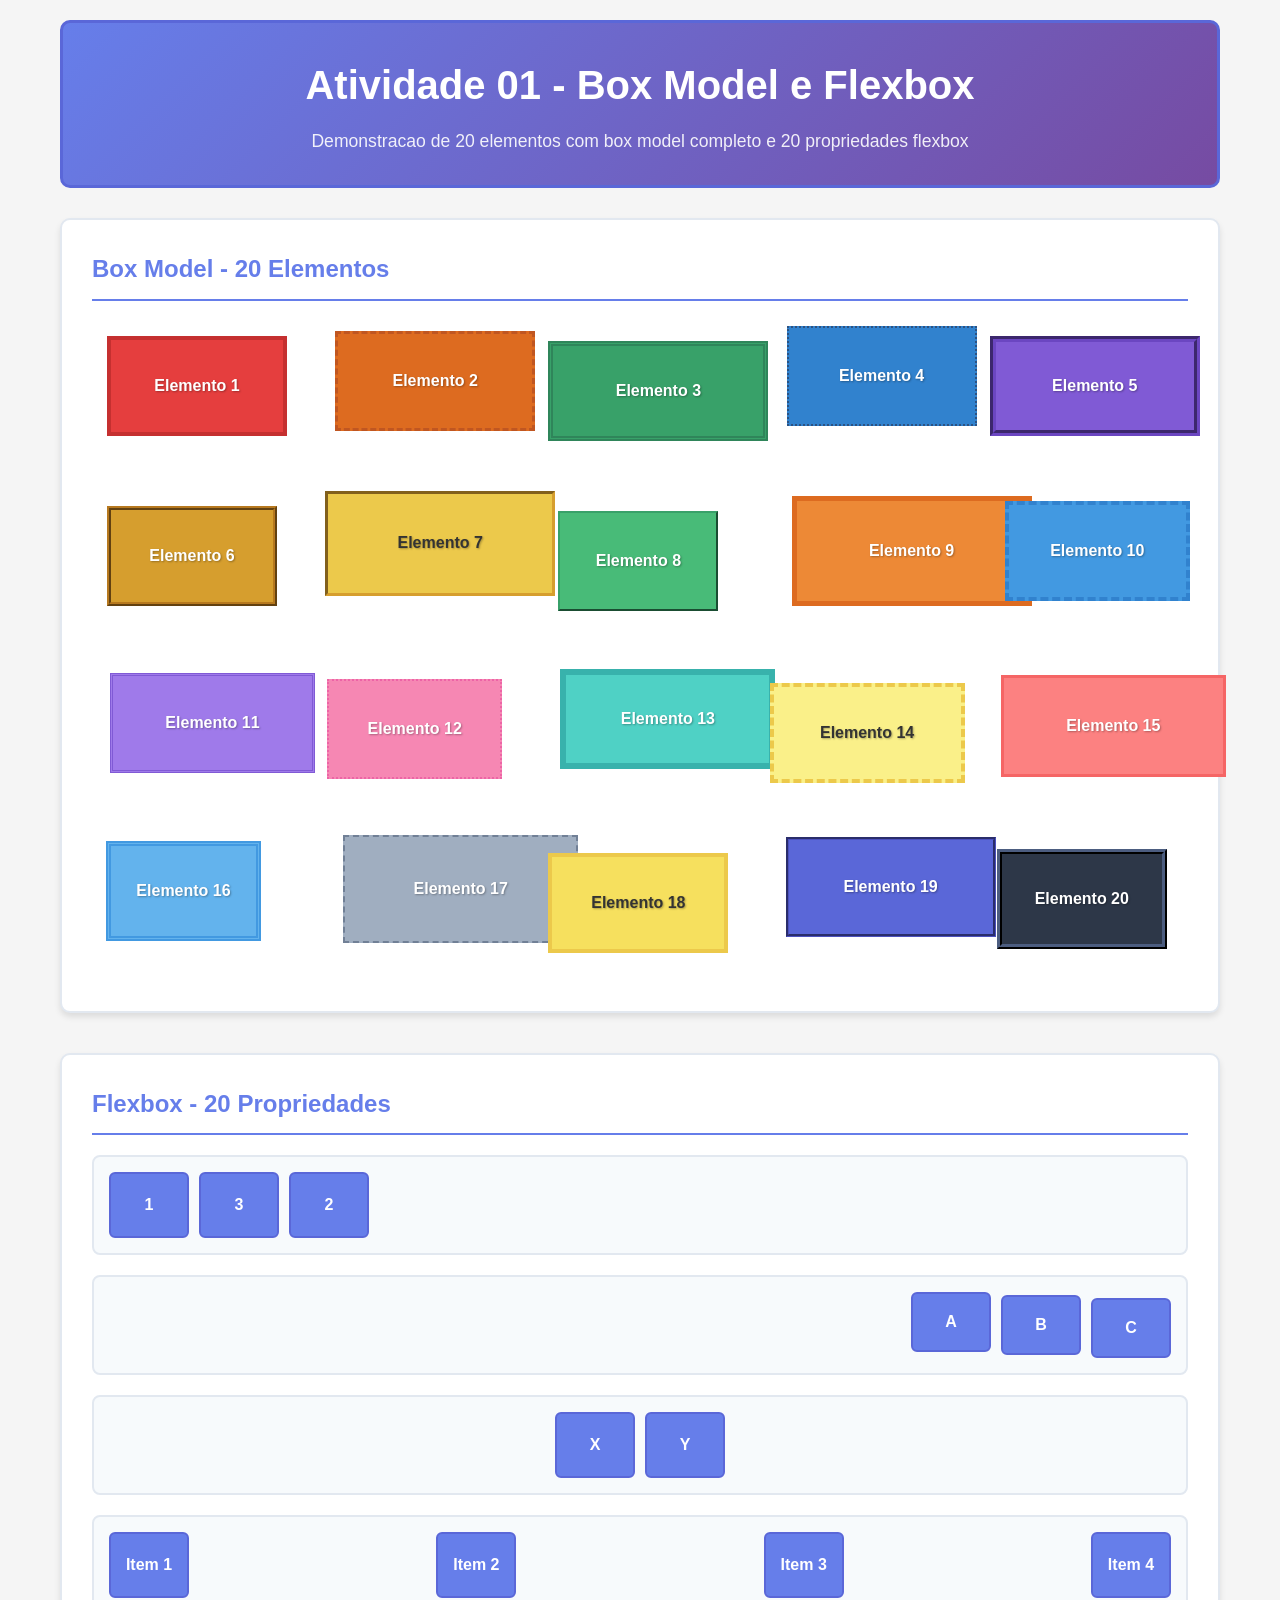
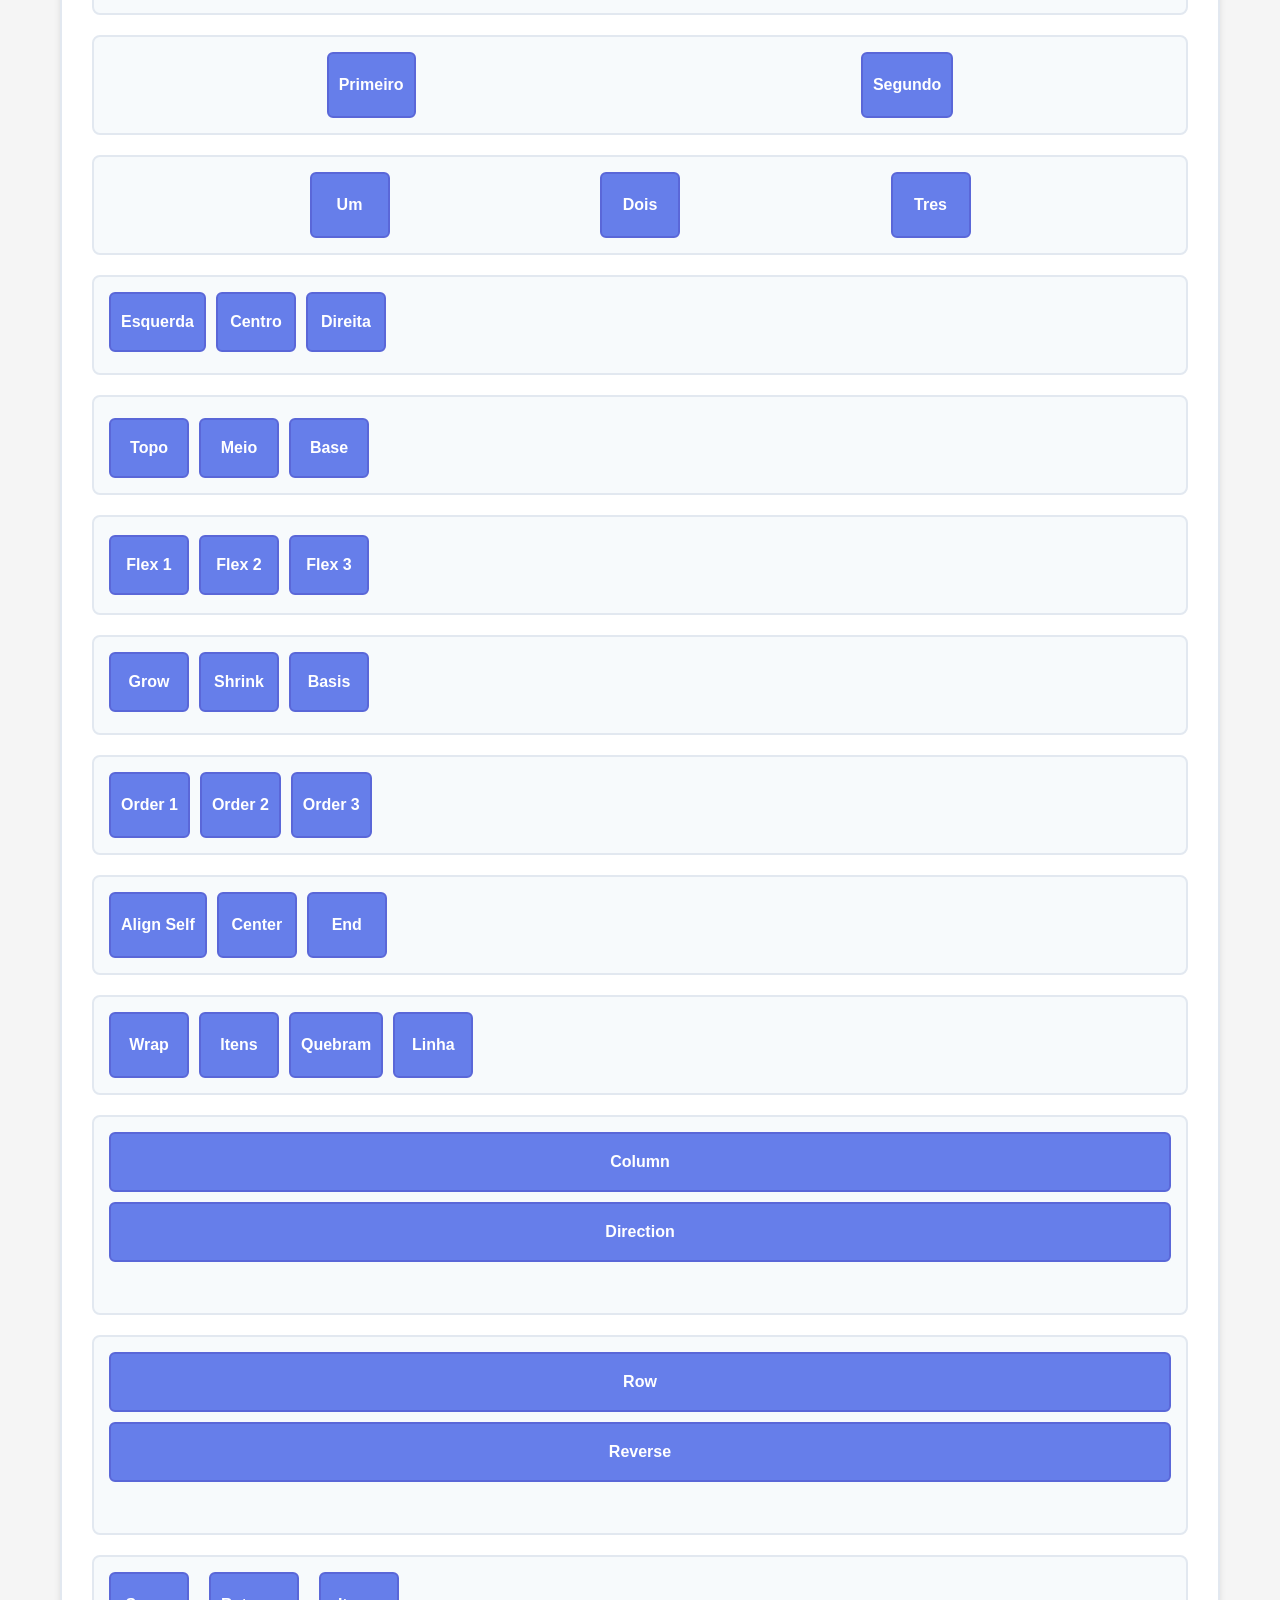
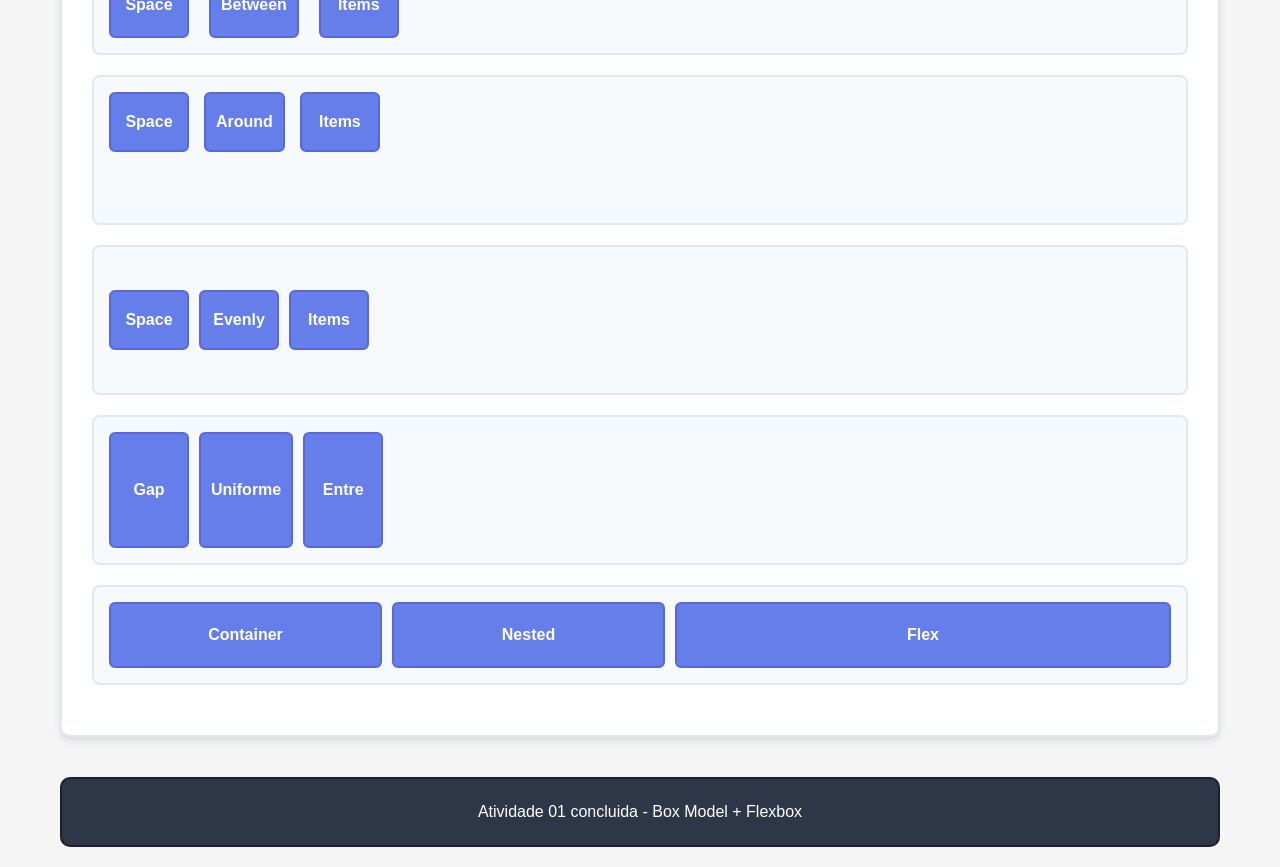
<file: atividade-01/index.html>
<!DOCTYPE html>
<html lang="pt-BR">
<head>
    <meta charset="UTF-8">
    <meta name="viewport" content="width=device-width, initial-scale=1.0">
    <title>Atividade 01 - Box Model e Flexbox</title>
    <link rel="stylesheet" href="style.css">
</head>
<body>
    <div class="container">
        <header class="header">
            <h1>Atividade 01 - Box Model e Flexbox</h1>
            <p>Demonstracao de 20 elementos com box model completo e 20 propriedades flexbox</p>
        </header>

        <main class="main-content">
            <section class="box-model-demo">
                <h2>Box Model - 20 Elementos</h2>
                <div class="elements-grid">
                    <div class="element el-1">Elemento 1</div>
                    <div class="element el-2">Elemento 2</div>
                    <div class="element el-3">Elemento 3</div>
                    <div class="element el-4">Elemento 4</div>
                    <div class="element el-5">Elemento 5</div>
                    <div class="element el-6">Elemento 6</div>
                    <div class="element el-7">Elemento 7</div>
                    <div class="element el-8">Elemento 8</div>
                    <div class="element el-9">Elemento 9</div>
                    <div class="element el-10">Elemento 10</div>
                    <div class="element el-11">Elemento 11</div>
                    <div class="element el-12">Elemento 12</div>
                    <div class="element el-13">Elemento 13</div>
                    <div class="element el-14">Elemento 14</div>
                    <div class="element el-15">Elemento 15</div>
                    <div class="element el-16">Elemento 16</div>
                    <div class="element el-17">Elemento 17</div>
                    <div class="element el-18">Elemento 18</div>
                    <div class="element el-19">Elemento 19</div>
                    <div class="element el-20">Elemento 20</div>
                </div>
            </section>

            <section class="flexbox-demo">
                <h2>Flexbox - 20 Propriedades</h2>
                <div class="flex-container fc-1"><div>1</div><div>2</div><div>3</div></div>
                <div class="flex-container fc-2"><div>A</div><div>B</div><div>C</div></div>
                <div class="flex-container fc-3"><div>X</div><div>Y</div></div>
                <div class="flex-container fc-4"><div>Item 1</div><div>Item 2</div><div>Item 3</div><div>Item 4</div></div>
                <div class="flex-container fc-5"><div>Primeiro</div><div>Segundo</div></div>
                <div class="flex-container fc-6"><div>Um</div><div>Dois</div><div>Tres</div></div>
                <div class="flex-container fc-7"><div>Esquerda</div><div>Centro</div><div>Direita</div></div>
                <div class="flex-container fc-8"><div>Topo</div><div>Meio</div><div>Base</div></div>
                <div class="flex-container fc-9"><div>Flex 1</div><div>Flex 2</div><div>Flex 3</div></div>
                <div class="flex-container fc-10"><div>Grow</div><div>Shrink</div><div>Basis</div></div>
                <div class="flex-container fc-11"><div>Order 1</div><div>Order 2</div><div>Order 3</div></div>
                <div class="flex-container fc-12"><div>Align Self</div><div>Center</div><div>End</div></div>
                <div class="flex-container fc-13"><div>Wrap</div><div>Itens</div><div>Quebram</div><div>Linha</div></div>
                <div class="flex-container fc-14"><div>Column</div><div>Direction</div></div>
                <div class="flex-container fc-15"><div>Reverse</div><div>Row</div></div>
                <div class="flex-container fc-16"><div>Space</div><div>Between</div><div>Items</div></div>
                <div class="flex-container fc-17"><div>Space</div><div>Around</div><div>Items</div></div>
                <div class="flex-container fc-18"><div>Space</div><div>Evenly</div><div>Items</div></div>
                <div class="flex-container fc-19"><div>Gap</div><div>Uniforme</div><div>Entre</div></div>
                <div class="flex-container fc-20"><div>Nested</div><div>Flex</div><div>Container</div></div>
            </section>
        </main>

        <footer class="footer">
            <p>Atividade 01 concluida - Box Model + Flexbox</p>
        </footer>
    </div>
</body>
</html>
</file>
<file: atividade-01/style.css>
* {
    box-sizing: border-box;
    margin: 0;
    padding: 0;
}

body {
    font-family: Arial, sans-serif;
    line-height: 1.6;
    background-color: #f5f5f5;
    color: #333;
}

.container {
    max-width: 1200px;
    margin: 0 auto;
    padding: 20px;
}

.header {
    text-align: center;
    padding: 30px 20px;
    margin-bottom: 30px;
    background: linear-gradient(135deg, #667eea 0%, #764ba2 100%);
    color: white;
    border-radius: 10px;
    border: 3px solid #5a67d8;
}

.header h1 {
    font-size: 2.5rem;
    margin-bottom: 10px;
}

.header p {
    font-size: 1.1rem;
    opacity: 0.9;
}

.main-content {
    display: flex;
    flex-direction: column;
    gap: 40px;
}

.box-model-demo, .flexbox-demo {
    background: white;
    padding: 30px;
    border-radius: 10px;
    box-shadow: 0 4px 6px rgba(0,0,0,0.1);
    border: 2px solid #e2e8f0;
}

.box-model-demo h2, .flexbox-demo h2 {
    margin-bottom: 20px;
    padding-bottom: 10px;
    border-bottom: 2px solid #667eea;
    color: #667eea;
}

.elements-grid {
    display: grid;
    grid-template-columns: repeat(auto-fit, minmax(200px, 1fr));
    gap: 20px;
}

.element {
    display: flex;
    align-items: center;
    justify-content: center;
    min-height: 100px;
    font-weight: bold;
    color: white;
    text-shadow: 1px 1px 2px rgba(0,0,0,0.3);
    transition: transform 0.3s ease;
}

.element:hover {
    transform: translateY(-5px) scale(1.02);
}

.el-1 { background: #e53e3e; width: 180px; height: 80px; padding: 20px; border: 4px solid #c53030; margin: 15px; }
.el-2 { background: #dd6b20; width: 200px; height: 90px; padding: 15px; border: 3px dashed #c05621; margin: 10px 20px; }
.el-3 { background: #38a169; width: 220px; height: 100px; padding: 25px 15px; border: 5px double #2f855a; margin: 20px 10px; }
.el-4 { background: #3182ce; width: 190px; height: 85px; padding: 10px 30px; border: 2px dotted #2c5282; margin: 5px 25px; }
.el-5 { background: #805ad5; width: 210px; height: 95px; padding: 18px; border: 6px groove #6b46c1; margin: 15px 5px; }
.el-6 { background: #d69e2e; width: 170px; height: 75px; padding: 12px 25px; border: 4px ridge #b7791f; margin: 25px 15px; }
.el-7 { background: #ecc94b; width: 230px; height: 105px; padding: 22px; border: 3px inset #d69e2e; margin: 10px; color: #333; }
.el-8 { background: #48bb78; width: 160px; height: 70px; padding: 8px 20px; border: 2px outset #38a169; margin: 30px 20px; }
.el-9 { background: #ed8936; width: 240px; height: 110px; padding: 30px 10px; border: 5px solid #dd6b20; margin: 15px 30px; }
.el-10 { background: #4299e1; width: 185px; height: 88px; padding: 16px; border: 4px dashed #3182ce; margin: 20px; }
.el-11 { background: #9f7aea; width: 205px; height: 92px; padding: 14px 22px; border: 3px double #805ad5; margin: 12px 18px; }
.el-12 { background: #f687b3; width: 175px; height: 78px; padding: 20px 10px; border: 2px dotted #ed64a6; margin: 18px 12px; }
.el-13 { background: #4fd1c5; width: 215px; height: 98px; padding: 10px; border: 6px solid #38b2ac; margin: 8px 22px; }
.el-14 { background: #faf089; width: 195px; height: 82px; padding: 25px; border: 4px dashed #ecc94b; margin: 22px 8px; color: #333; }
.el-15 { background: #fc8181; width: 225px; height: 102px; padding: 18px 12px; border: 3px solid #f56565; margin: 14px 16px; }
.el-16 { background: #63b3ed; width: 155px; height: 68px; padding: 12px; border: 5px double #4299e1; margin: 16px 14px; }
.el-17 { background: #a0aec0; width: 235px; height: 108px; padding: 28px 8px; border: 2px dashed #718096; margin: 10px 28px; }
.el-18 { background: #f6e05e; width: 180px; height: 80px; padding: 15px 25px; border: 4px solid #ecc94b; margin: 28px 10px; color: #333; }
.el-19 { background: #5a67d8; width: 210px; height: 94px; padding: 20px 18px; border: 3px groove #4c51bf; margin: 12px 24px; }
.el-20 { background: #2d3748; width: 170px; height: 72px; padding: 10px 30px; border: 5px ridge #1a202c; margin: 24px 12px; }

.flex-container {
    display: flex;
    min-height: 100px;
    margin: 20px 0;
    padding: 15px;
    background: #f7fafc;
    border: 2px solid #e2e8f0;
    border-radius: 8px;
    gap: 10px;
}

.flex-container > div {
    display: flex;
    align-items: center;
    justify-content: center;
    min-width: 80px;
    min-height: 60px;
    background: #667eea;
    color: white;
    font-weight: bold;
    border-radius: 6px;
    padding: 10px;
    border: 2px solid #5a67d8;
}

.fc-1 { flex-direction: row; justify-content: flex-start; }
.fc-2 { flex-direction: row; justify-content: flex-end; }
.fc-3 { flex-direction: row; justify-content: center; }
.fc-4 { flex-direction: row; justify-content: space-between; }
.fc-5 { flex-direction: row; justify-content: space-around; }
.fc-6 { flex-direction: row; justify-content: space-evenly; }
.fc-7 { flex-direction: row; align-items: flex-start; }
.fc-8 { flex-direction: row; align-items: flex-end; }
.fc-9 { flex-direction: row; align-items: center; }
.fc-10 { flex-direction: row; align-items: baseline; }
.fc-11 { flex-direction: row; flex-wrap: nowrap; }
.fc-12 { flex-direction: row; flex-wrap: wrap; }
.fc-13 { flex-direction: row; flex-wrap: wrap-reverse; }
.fc-14 { flex-direction: column; justify-content: flex-start; min-height: 200px; }
.fc-15 { flex-direction: column-reverse; justify-content: flex-end; min-height: 200px; }
.fc-16 { flex-direction: row; gap: 20px; }
.fc-17 { flex-direction: row; gap: 15px; align-content: space-between; min-height: 150px; flex-wrap: wrap; }
.fc-18 { flex-direction: row; align-content: space-around; min-height: 150px; flex-wrap: wrap; }
.fc-19 { flex-direction: row; align-content: stretch; min-height: 150px; flex-wrap: wrap; }
.fc-20 { flex-direction: row; }

.fc-20 > div:nth-child(1) { flex-grow: 1; flex-shrink: 0; flex-basis: 100px; }
.fc-20 > div:nth-child(2) { flex-grow: 2; flex-shrink: 1; flex-basis: 150px; }
.fc-20 > div:nth-child(3) { flex-grow: 1; flex-shrink: 0; flex-basis: 100px; order: -1; align-self: stretch; }

.fc-1 > div:nth-child(2) { order: 2; }
.fc-1 > div:nth-child(3) { order: 1; }
.fc-2 > div:nth-child(1) { align-self: flex-start; }
.fc-2 > div:nth-child(2) { align-self: center; }
.fc-2 > div:nth-child(3) { align-self: flex-end; }

.footer {
    text-align: center;
    padding: 20px;
    margin-top: 40px;
    background: #2d3748;
    color: white;
    border-radius: 10px;
    border: 2px solid #1a202c;
}

@media (max-width: 768px) {
    .container { padding: 10px; }
    .header h1 { font-size: 1.8rem; }
    .elements-grid { grid-template-columns: 1fr; }
    .element { width: 100% !important; min-height: 80px; }
    .flex-container { flex-direction: column; min-height: auto; }
    .fc-14, .fc-15 { flex-direction: column; min-height: auto; }
}
</file>
